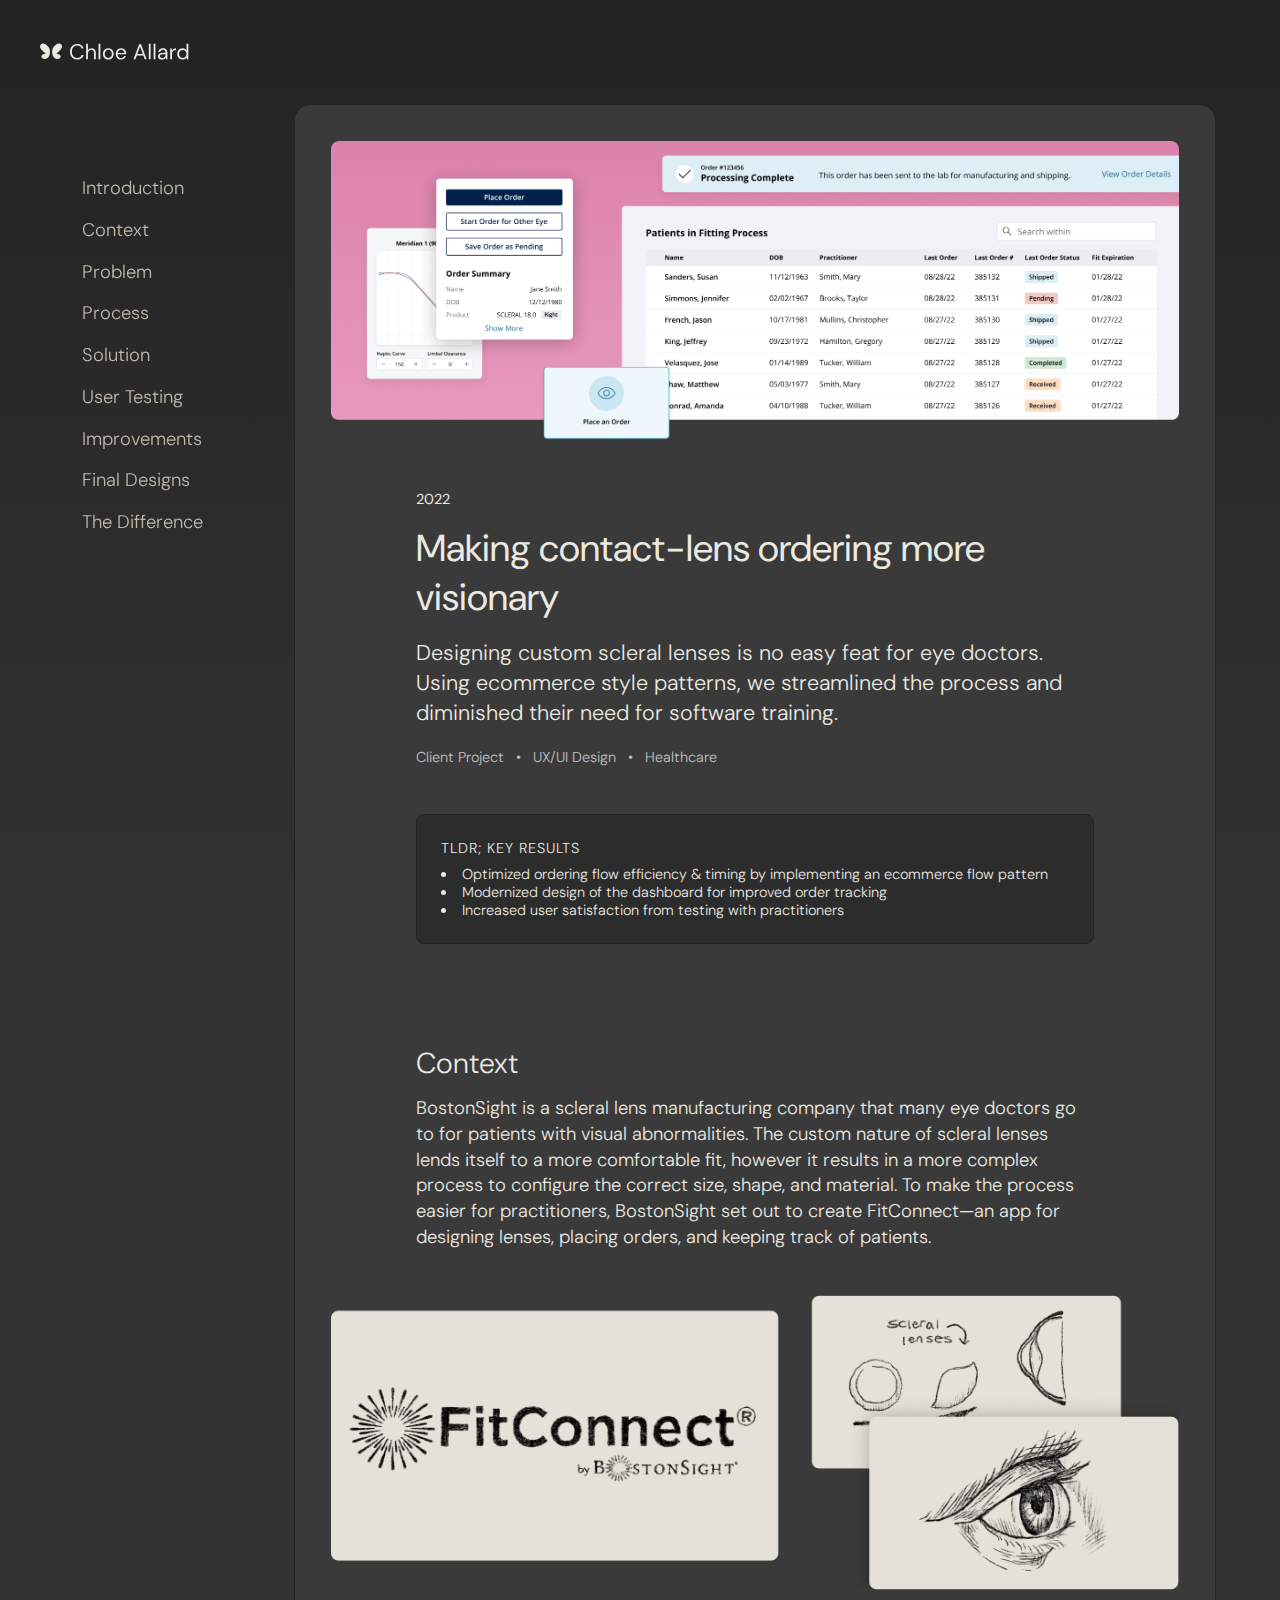
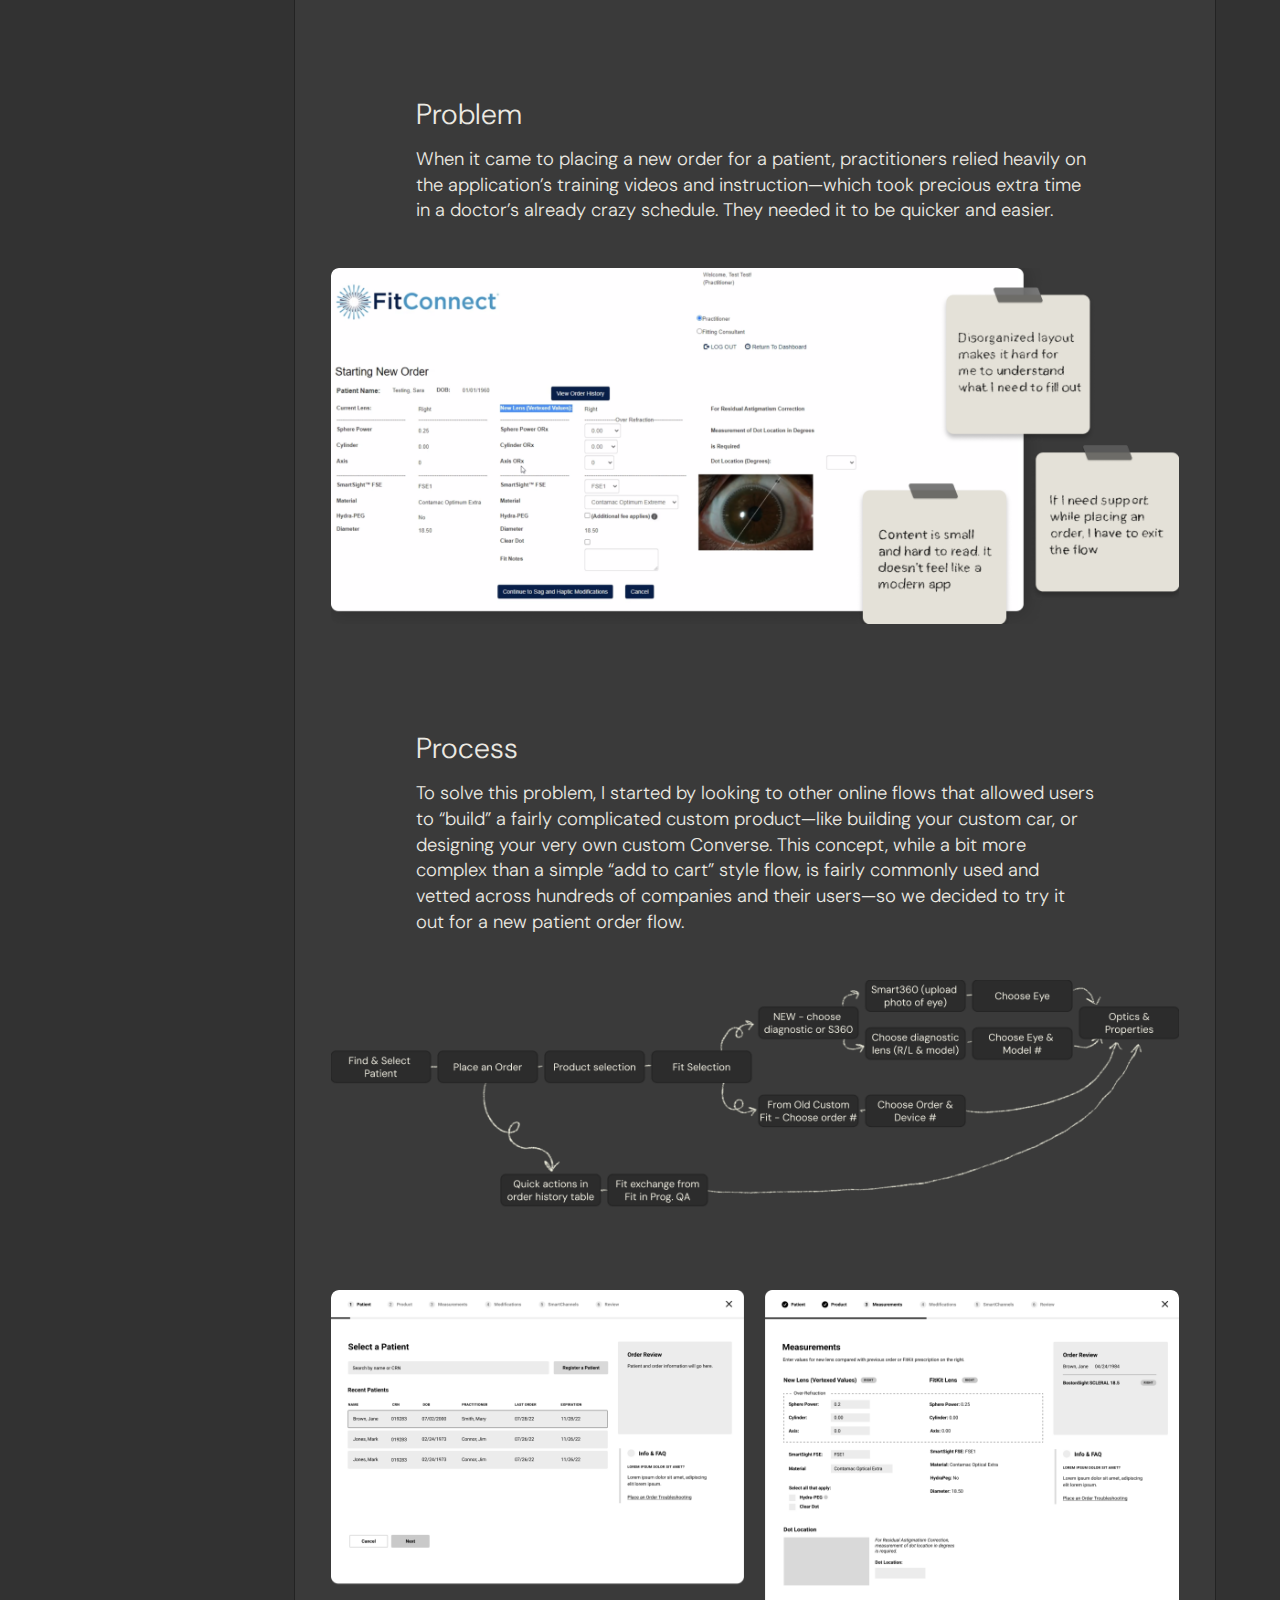
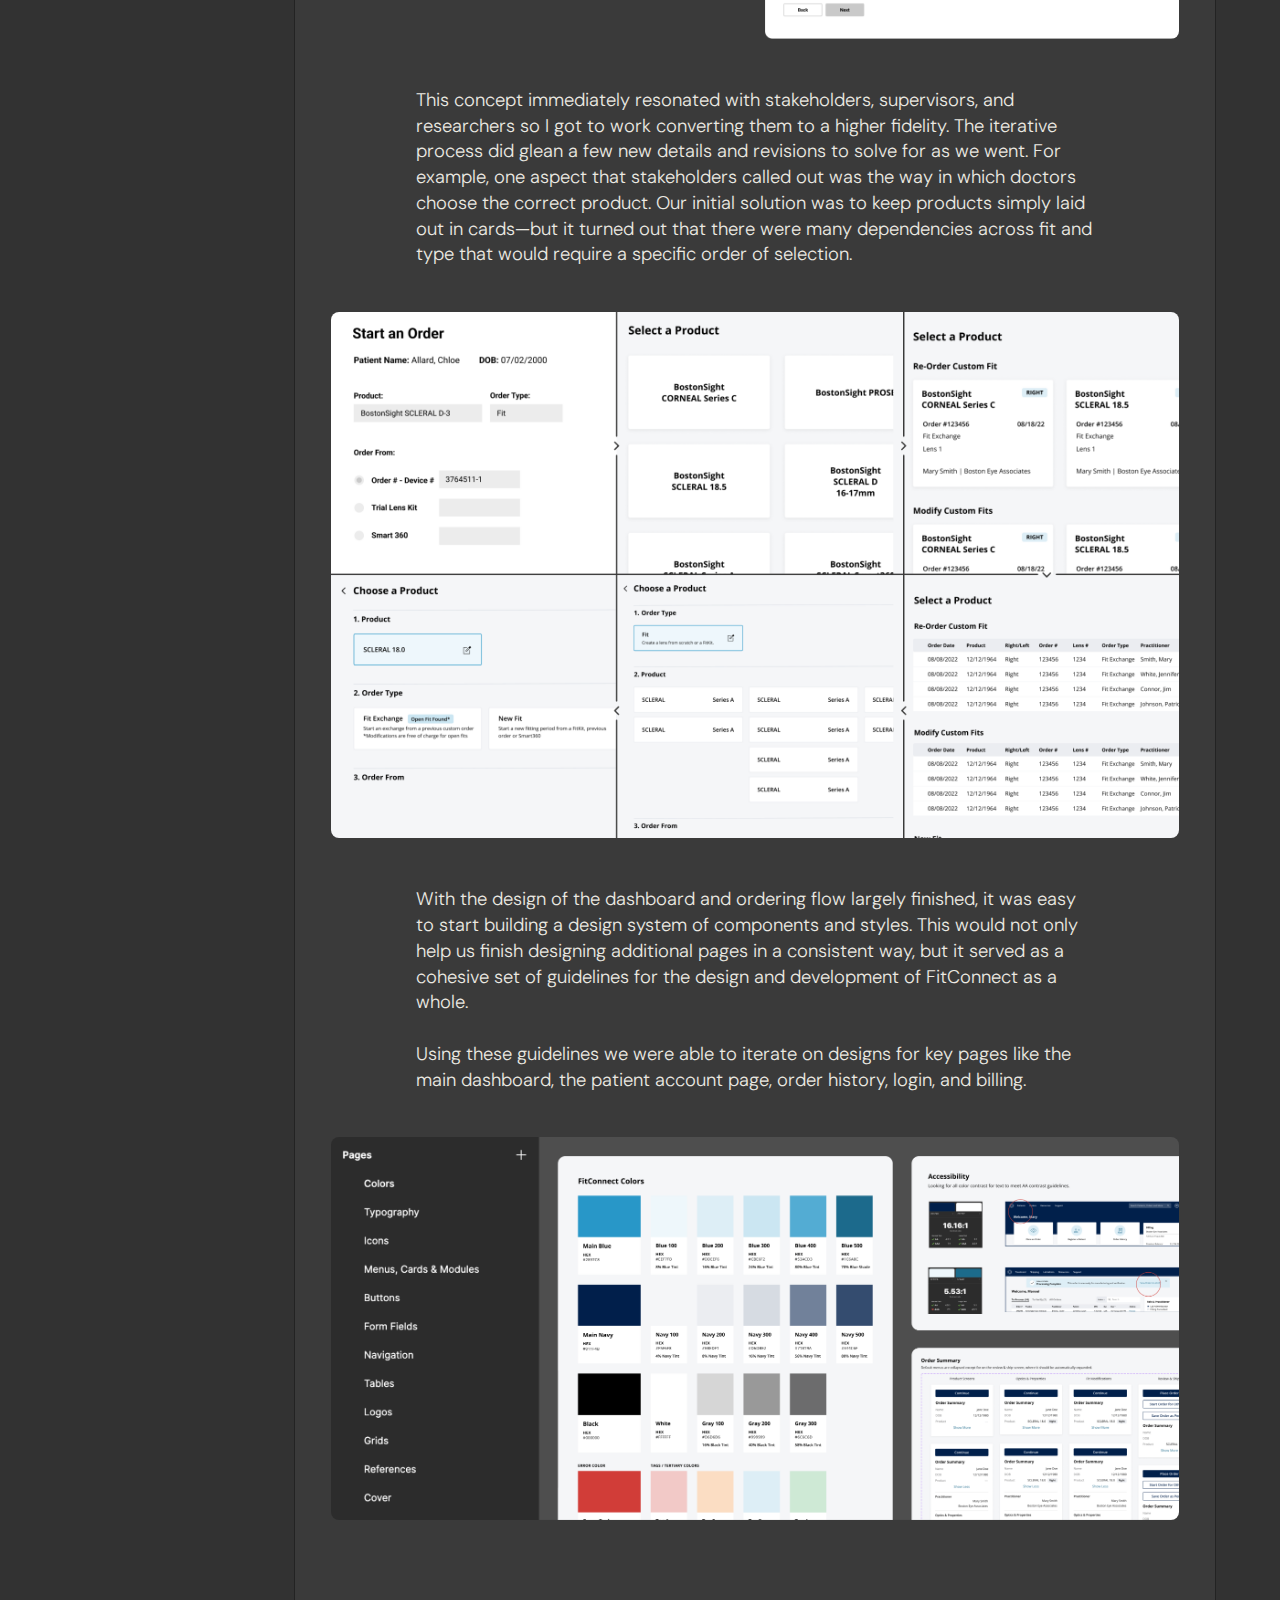
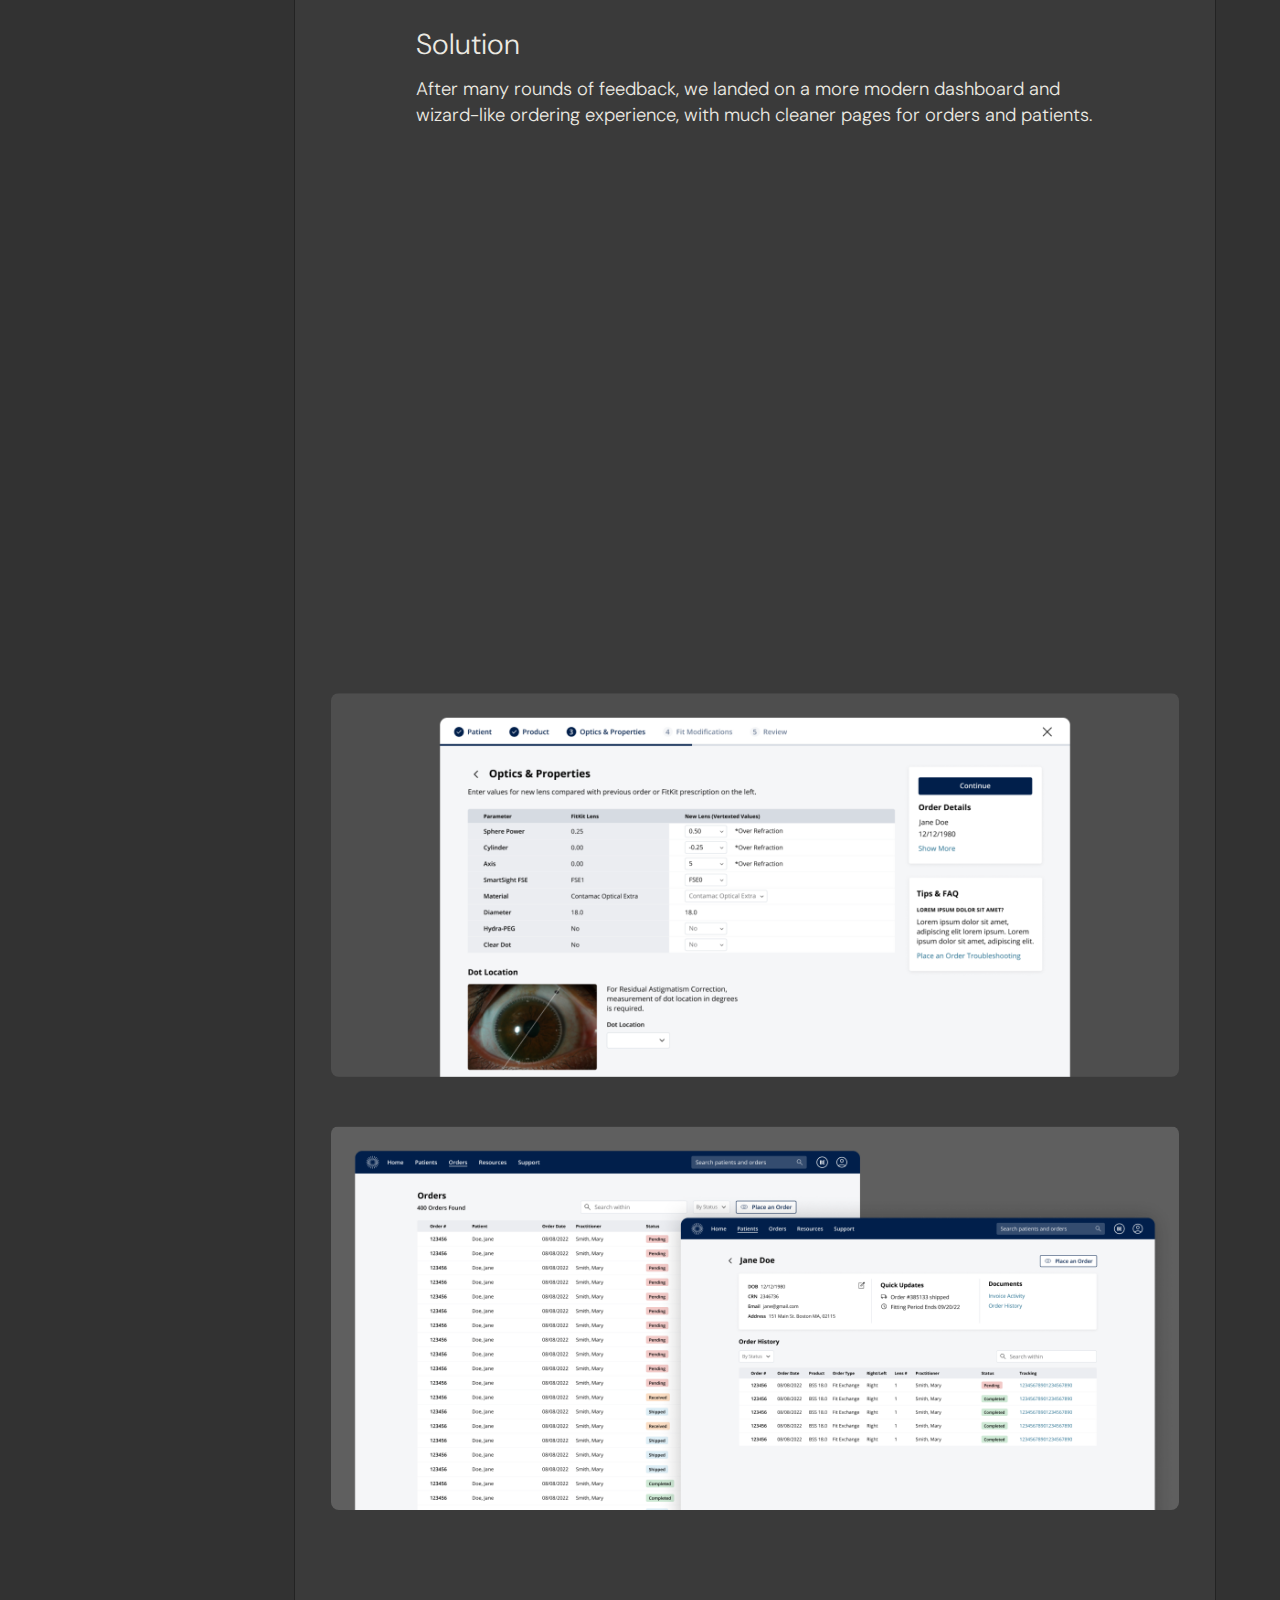
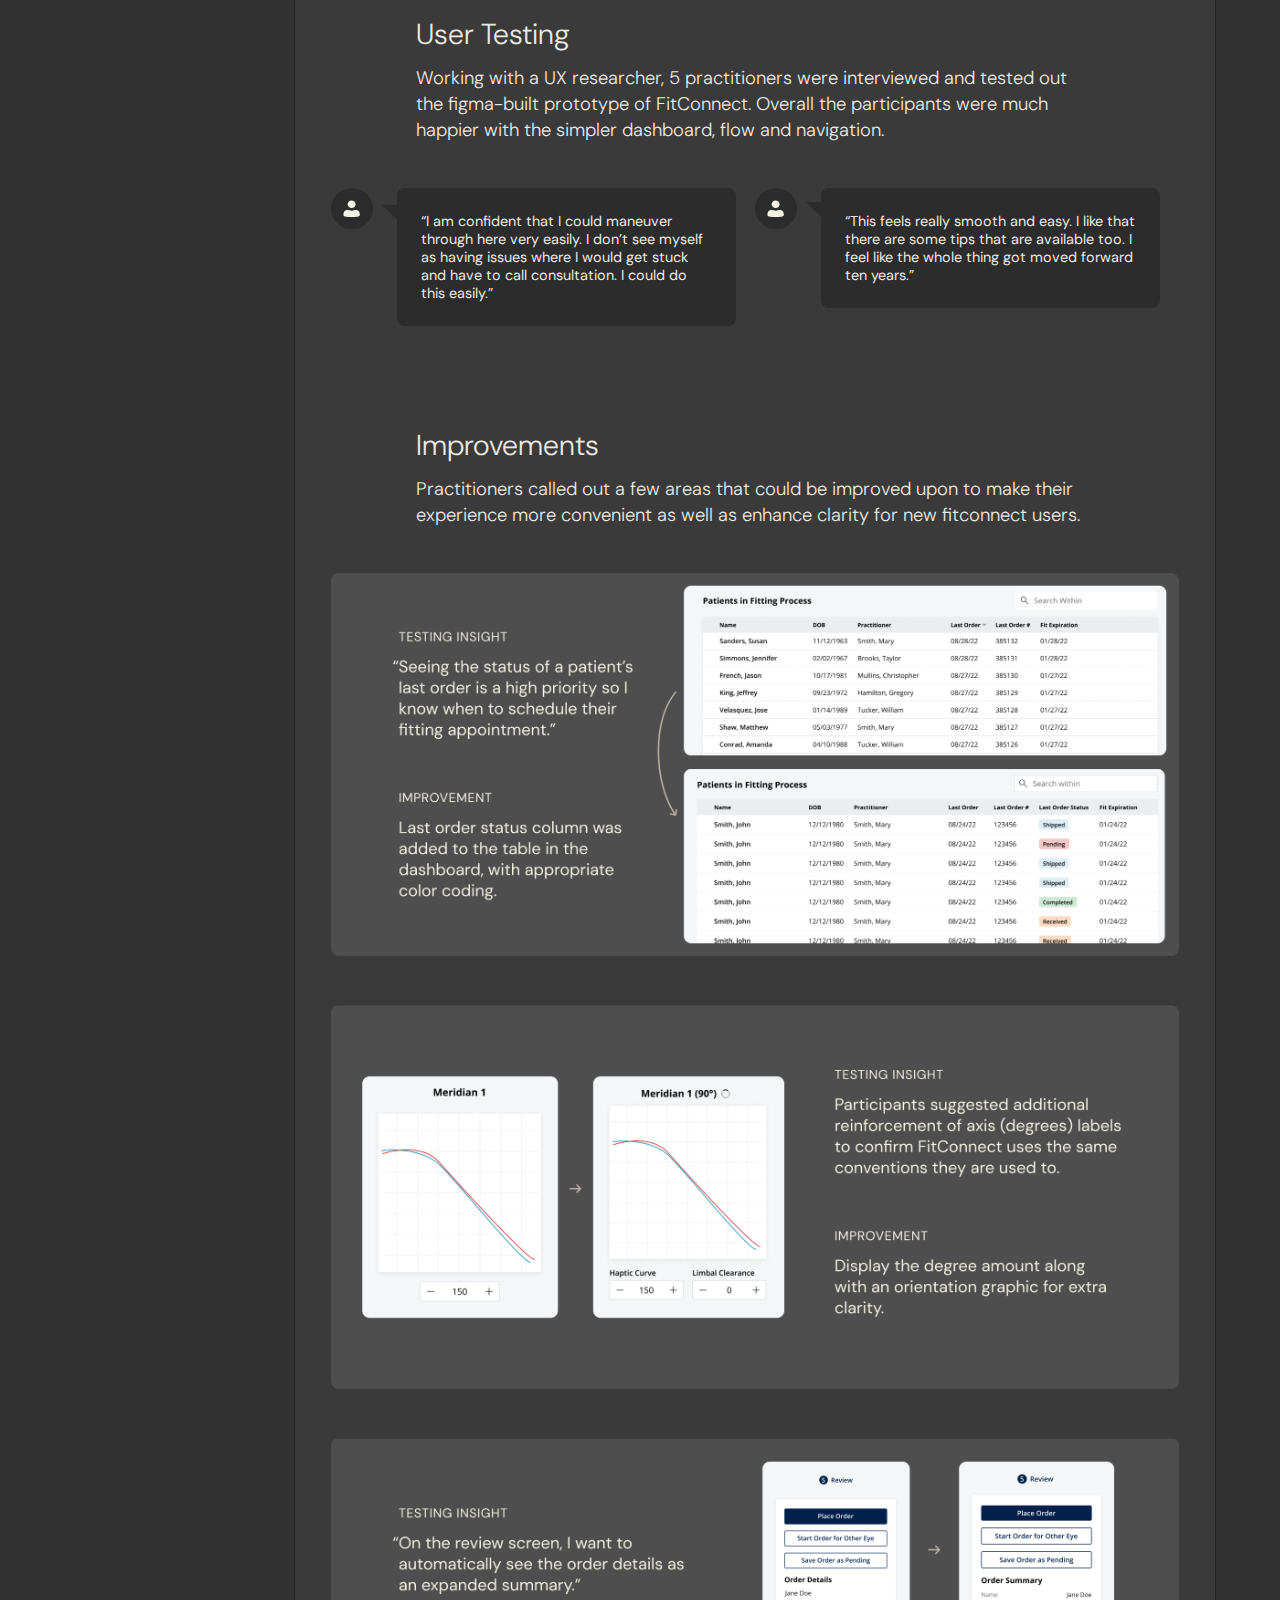
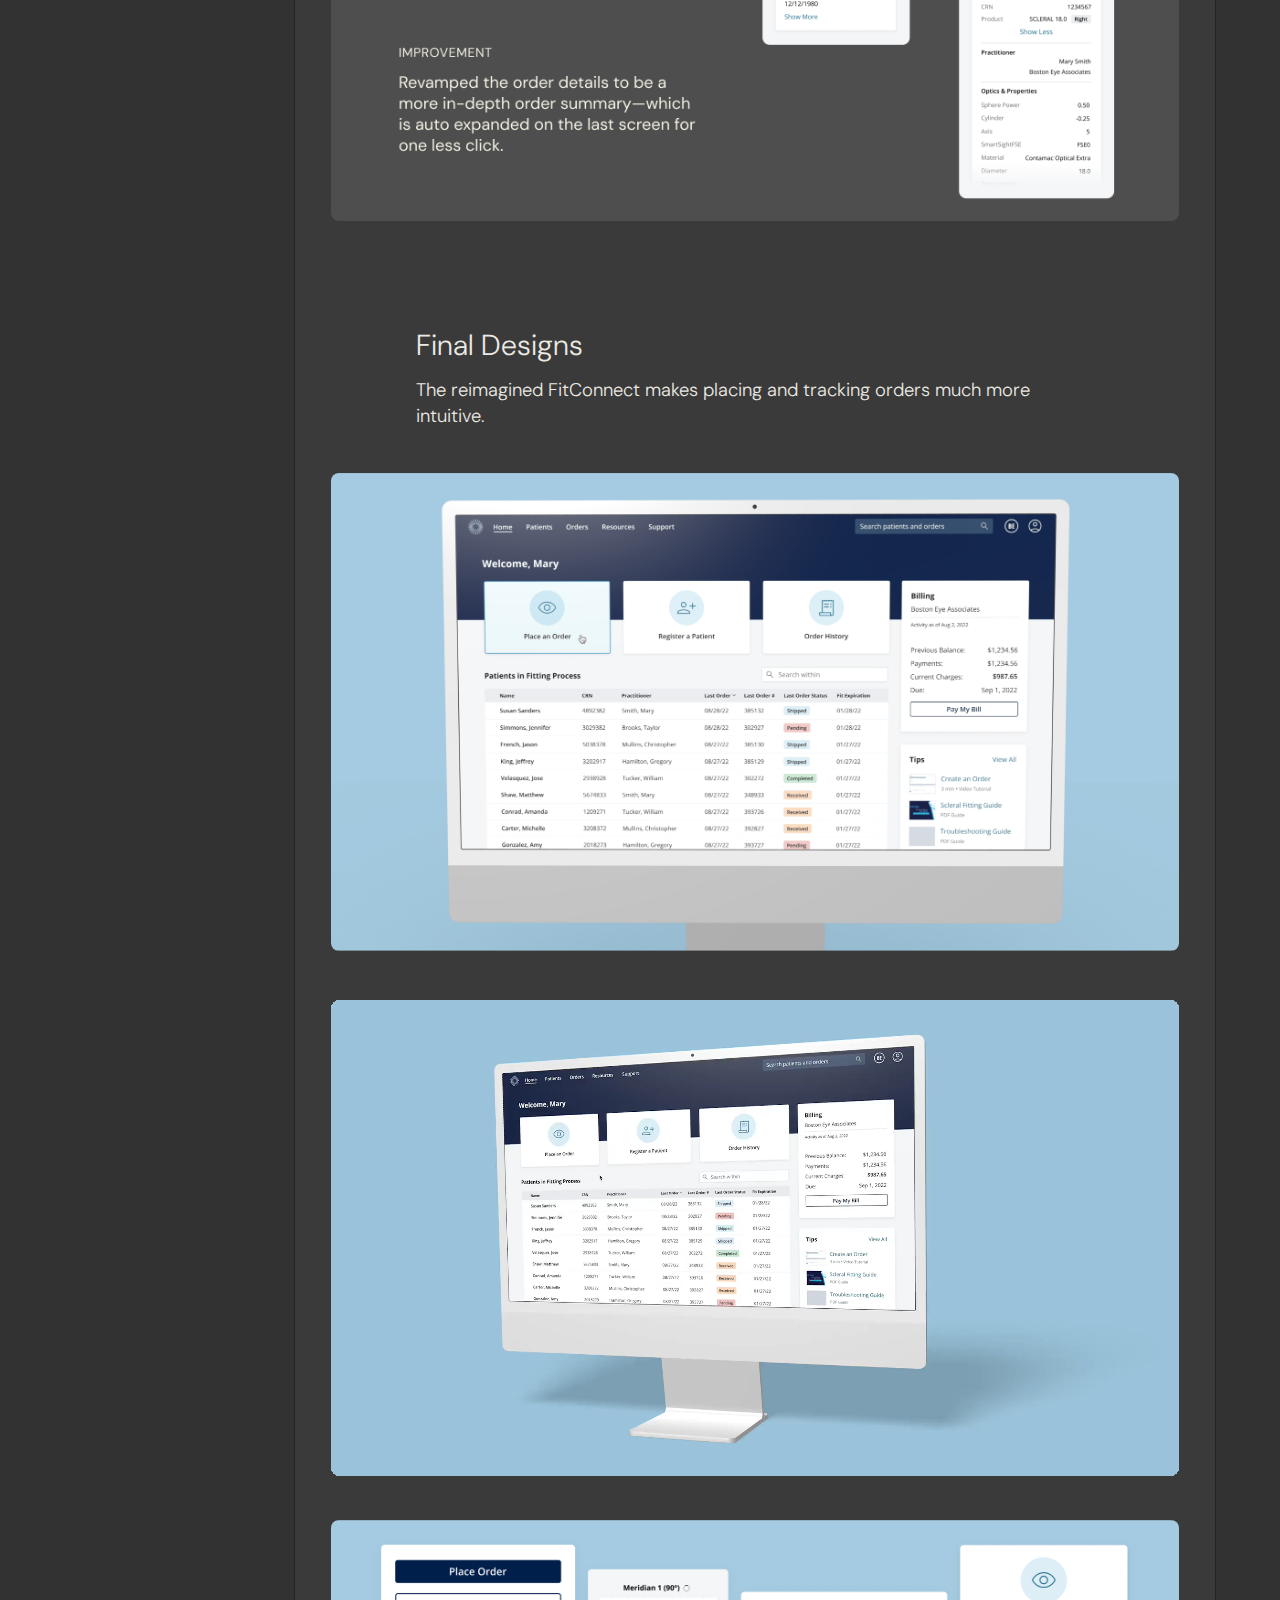
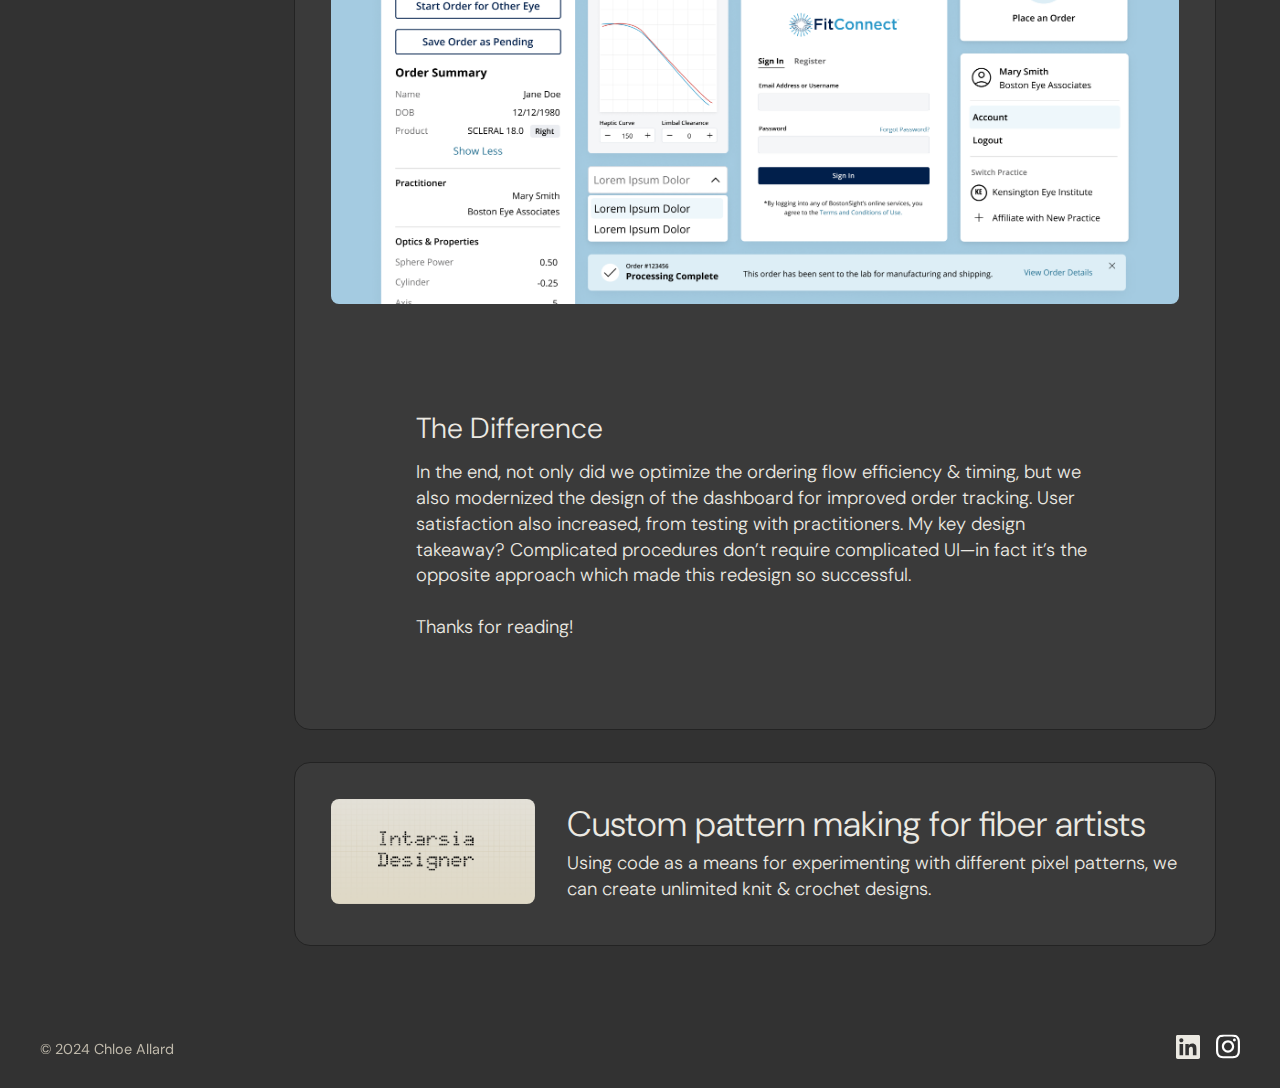
<file: fitconnect.html>
<!DOCTYPE html>
<html lang="en">
<head>
    <meta charset="UTF-8">
    <meta name="viewport" content="width=device-width, initial-scale=1.0">
    <meta name="theme-color" content="#232323">
    <meta name="description" content="Designing custom scleral lenses is no easy feat for eye doctors. Using ecommerce style patterns, we streamlined the process and diminished their need for software training.">

    <link href="Styles/variables.css" rel="stylesheet">
    <link href="Styles/reset.css" rel="stylesheet">
    <link href="Styles/typography.css" rel="stylesheet">

    <link href="Styles/Components/Case-study-components/anchor-nav.css" rel="stylesheet">
    <link href="Styles/Components/Case-study-components/quote-bubble.css" rel="stylesheet">
    <link href="Styles/Components/Case-study-components/promo.css" rel="stylesheet">
    <link href="Styles/Components/footer.css" rel="stylesheet">
    <link href="Styles/case-study.css" rel="stylesheet">
    
    <link rel="preconnect" href="https://fonts.googleapis.com">
    <link rel="preconnect" href="https://fonts.gstatic.com" crossorigin>
    <link href="https://fonts.googleapis.com/css2?family=DM+Sans:ital,opsz,wght@0,9..40,100..1000;1,9..40,100..1000&display=swap" rel="stylesheet">
    <link rel="icon" type="image/png" href="Assets/Favicon.png"/>

    <script src="Scripts/desktop-anchor-nav.js" defer></script>
    <script src="Scripts/resize-videos.js" defer></script>

    <title>FitConnect Case Study</title>
</head>

<body>
    <div id="main-container">
    </div>
        
    <header>
        <a href="index.html">
            <img id="logo" src="Assets/Logo.svg">
        </a>
    </header>
    
    <main class="case-study">
        <nav class="anchor-nav">
            <ul>
                <li><img id="a-intro"src="Assets/fitconnect/Arrow left.svg"><a href="#intro">Introduction</a></li>
                <li><img id="a-context" src="Assets/fitconnect/Arrow left.svg"><a href="#context">Context</a></li>
                <li><img id="a-problem"src="Assets/fitconnect/Arrow left.svg"><a href="#problem">Problem</a></li>
                <li><img id="a-process" src="Assets/fitconnect/Arrow left.svg"><a href="#process">Process</a></li>
                <li><img id="a-solution" src="Assets/fitconnect/Arrow left.svg"><a href="#solution">Solution</a></li>
                <li><img id="a-user-testing" src="Assets/fitconnect/Arrow left.svg"><a href="#user-testing">User Testing</a></li>
                <li><img id="a-improvements" src="Assets/fitconnect/Arrow left.svg"><a href="#improvements">Improvements</a></li>
                <li><img id="a-final-designs" src="Assets/fitconnect/Arrow left.svg"><a href="#final-designs">Final Designs</a></li>
                <li><img id="a-the-difference" src="Assets/fitconnect/Arrow left.svg"><a href="#the-difference">The Difference</a></li>
            </ul>
        </nav>

        <div id="section-container">
            <section id="section-1">
                
                <div id="intro">
                    <picture>
                        <source srcset="Assets/fitconnect/Mobile/M-banner.png" media="(max-width: 600px)" width="100%">
                        <source srcset="Assets/fitconnect/Desktop/D-banner.png" media="(min-width: 601px)" width="100%">
                        <img src="Assets/fitconnect/Desktop/D-banner.png" alt="The same homepage collage of application components displaying their UI design. The components include a table of patients, a processing complete banner, an order summary module, a meridian graph module, and a place-an-order button." width="100%">
                    </picture>
                    <div class="text">
                        <span>2022</span>
                        <h1>Making contact-lens ordering more visionary</h1>
                        <p class="large">Designing custom scleral lenses is no easy feat for eye doctors. Using ecommerce style patterns, we streamlined the process and diminished their need for software training.</p>
                        <div class="tag-container">
                            <span class="tag">Client Project</span>
                            <span class="tag">&#8226;</span>
                            <span class="tag">UX/UI Design</span>
                            <span class="tag">&#8226;</span>
                            <span class="tag">Healthcare</span>
                        </div>
                    </div>
                    <div id="key-takeaways">
                        <h6>TLDR; Key results</h6>
                        <ul>
                            <li>Optimized ordering flow efficiency & timing by implementing an ecommerce flow pattern</li>
                            <li>Modernized design of the dashboard for improved order tracking</li>
                            <li>Increased user satisfaction from testing with practitioners</li>
                        </ul>
                    </div>
                </div>

                <div id="context" class="group">
                    <div class="text">
                        <h2>Context</h2>
                        <p>BostonSight is a scleral lens manufacturing company that many eye doctors go to for patients with visual abnormalities. The custom nature of scleral lenses lends itself to a more comfortable fit, however it results in a more complex process to configure the correct size, shape, and material. To make the process easier for practitioners, BostonSight set out to create FitConnect—an app for designing lenses, placing orders, and keeping track of patients.</p>
                    </div>
                    <picture>
                        <source srcset="Assets/fitconnect/Mobile/M-context.png" media="(max-width: 600px)" width="100%">
                        <source srcset="Assets/fitconnect/Desktop/D-context.png" media="(min-width: 601px)" width="100%">
                        <img src="Assets/fitconnect/Desktop/D-context.png" alt="A collage of sketch-like cards displaying the FitConnect logo, a diagram of scleral lenses, and a drawing of an eye." width="100%">
                    </picture>
                </div>
                
                <div id="problem" class="group">
                    <div class="text">
                        <h2>Problem</h2>
                        <p>When it came to placing a new order for a patient, practitioners relied heavily on the application’s training videos and instruction—which took precious extra time in a doctor’s already crazy schedule. They needed it to be quicker and easier.</p>
                    </div>
                    <picture>
                        <source srcset="Assets/fitconnect/Mobile/M-problem.png" media="(max-width: 600px)" width="100%">
                        <source srcset="Assets/fitconnect/Desktop/D-problem.png" media="(min-width: 601px)" width="100%">
                        <img src="Assets/fitconnect/Desktop/D-problem.png" alt="A website screenshot displaying the FitConnect starting new order screen, paired with 3 overlaid sticky notes. The sticky notes read: 'Disorganized layout makes it hard for me to understand what I need to fill out.', 'Content is small and hard to read. It doesn't feel like a modern app.', and 'If I need support while placing an order, I have to exit the flow.' " width="100%">
                    </picture>
                </div>

                <div id="process" class="group">
                    <div class="text">
                        <h2>Process</h2>
                        <p>To solve this problem, I started by looking to other online flows that allowed users to “build” a fairly complicated custom product—like building your custom car, or designing your very own custom Converse. This concept, while a bit more complex than a simple “add to cart” style flow, is fairly commonly used and vetted across hundreds of companies and their users—so we decided to try it out for a new patient order flow.</p>
                    </div>
                    <picture>
                        <source srcset="Assets/fitconnect/Mobile/M-process-1.png" media="(max-width: 600px)" width="100%">
                        <source srcset="Assets/fitconnect/Desktop/D-process-1.png" media="(min-width: 601px)" width="100%">
                        <img src="Assets/fitconnect/Desktop/D-process-1.png" alt="A flow diagram of the ordering process, starting with finding a selecting a patient, to place an order, product selection, fit selection, and optics & properties." width="100%">
                    </picture>
                    <picture>
                        <source srcset="Assets/fitconnect/Mobile/M-process-2.png" media="(max-width: 600px)" width="100%">
                        <source srcset="Assets/fitconnect/Desktop/D-process-2.png" media="(min-width: 601px)" width="100%">
                        <img src="Assets/fitconnect/Desktop/D-process-2.png" alt="Two wireframes of the redesigned flow for the select a patient page and the measurements page. The redesign features a progress bar at the top, with an order summary module on the right and more organized form options in the main page area." width="100%">
                    </picture>
                    <div class="group">
                        <div class="text">
                            <p>This concept immediately resonated with stakeholders, supervisors, and researchers so I got to work converting them to a higher fidelity. The iterative process did glean a few new details and revisions to solve for as we went. For example, one aspect that stakeholders called out was the way in which doctors choose the correct product. Our initial solution was to keep products simply laid out in cards—but it turned out that there were many dependencies across fit and type that would require a specific order of selection.</p>
                        </div>
                        <picture>
                            <source srcset="Assets/fitconnect/Mobile/M-process-3.png" media="(max-width: 600px)" width="100%">
                            <source srcset="Assets/fitconnect/Desktop/D-process-3.png" media="(min-width: 601px)" width="100%">
                            <img src="Assets/fitconnect/Desktop/D-process-3.png" alt="A series of design iterations that shows the 'start an order' options changing from radio buttons, to cards, to table rows, and landing back on smaller cards." width="100%">
                        </picture>
                    </div>
    
                    <div class="group">
                        <div class="text">
                            <p>With the design of the dashboard and ordering flow largely finished, it was easy to start building a design system of components and styles. This would not only help us finish designing additional pages in a consistent way, but it served as a cohesive set of guidelines for the design and development of FitConnect as a whole.<br><br>Using these guidelines we were able to iterate on designs for key pages like the main dashboard, the patient account page, order history, login, and billing.</p>
                        </div>
                        <picture>
                            <source srcset="Assets/fitconnect/Mobile/M-process-4.png" media="(max-width: 600px)" width="100%">
                            <source srcset="Assets/fitconnect/Desktop/D-process-4.png" media="(min-width: 601px)" width="100%">
                            <img src="Assets/fitconnect/Desktop/D-process-4.png" alt="A figma design system with a color palette, accessibility considerations regarding color contrast, and components like the order summary module." width="100%">
                        </picture>
                    </div>
                </div>
                
                <div id="solution" class="group">
                    <div class="text">
                        <h2>Solution</h2>
                        <p>After many rounds of feedback, we landed on a more modern dashboard and wizard-like ordering experience, with much cleaner pages for orders and patients.</p>
                    </div>
                    <video class="responsive-video" src="Assets/fitconnect/Desktop/D-solution-1.mp4" preload="auto" playsinline aria-label="A clickthrough prototype of the redesigned ordering flow showing the options in each step before submitting the order and receiving an 'order placed' message back on the home screen." autoplay loop muted data-sources='{
                        "desktop": "Assets/fitconnect/Desktop/D-solution-1.mp4",
                        "mobile": "Assets/fitconnect/Mobile/M-solution-1.mp4"
                      }'>
                        Sorry, your browser doesn't support embedded videos!
                    </video>
                    <picture>
                        <source srcset="Assets/fitconnect/Mobile/M-solution-2.png" media="(max-width: 600px)" width="100%">
                        <source srcset="Assets/fitconnect/Desktop/D-solution-2.png" media="(min-width: 601px)" width="100%">
                        <img src="Assets/fitconnect/Desktop/D-solution-2.png" alt="The optics and properties page, step 3 of the new flow. Features tabular form fields and an image of an eye to determine dot location." width="100%">
                    </picture>
                    <picture>
                        <source srcset="Assets/fitconnect/Mobile/M-solution-3.png" media="(max-width: 600px)" width="100%">
                        <source srcset="Assets/fitconnect/Desktop/D-solution-3.png" media="(min-width: 601px)" width="100%">
                        <img src="Assets/fitconnect/Desktop/D-solution-3.png" alt="The orders page and an example patient details page, both featuring tabular data about orders." width="100%">
                    </picture>
                </div>

                <div id="user-testing" class="group">
                    <div class="text">
                        <h2>User Testing</h2>
                        <p>Working with a UX researcher, 5 practitioners were interviewed and tested out the figma-built prototype of FitConnect. Overall the participants were much happier with the simpler dashboard, flow and navigation.</p>
                    </div>
                    <div id="quote-container">
                        <div class="quote">
                            <div class="avatar">
                                <img src="Assets/avatar.svg">
                            </div>
                            <div class="bubble">
                                “I am confident that I could maneuver through here very easily. I don’t see myself as having issues where I would get stuck and have to call consultation. I could do this easily.”
                            </div>
                        </div>
                        <div class="quote">
                            <div class="avatar">
                                <img src="Assets/avatar.svg">
                            </div>
                            <div class="bubble">
                                “This feels really smooth and easy. I like that there are some tips that are available too. I feel like the whole thing got moved forward ten years.”
                            </div>
                        </div>

                    </div>
                </div>

                <div id="improvements" class="group">
                    <div class="text">
                        <h2>Improvements</h2>
                        <p>Practitioners called out a few areas that could be improved upon to make their experience more convenient as well as enhance clarity for new fitconnect users.</p>
                    </div>
                    <picture>
                        <source srcset="Assets/fitconnect/Mobile/M-improvements-1.png" media="(max-width: 600px)" width="100%">
                        <source srcset="Assets/fitconnect/Desktop/D-improvements-1.png" media="(min-width: 601px)" width="100%">
                        <img src="Assets/fitconnect/Desktop/D-improvements-1.png" alt="A before and after diagram displaying the patients in fitting process table. It reads: 'Testing Insight: Seeing the status of a patient's last order is a high priority so I know when to schedule their fitting appointment. Improvement: Last order  status column was added to the table in the dashboard, with appropriate color coding.'" width="100%">
                    </picture>
                    <picture>
                        <source srcset="Assets/fitconnect/Mobile/M-improvements-2.png" media="(max-width: 600px)" width="100%">
                        <source srcset="Assets/fitconnect/Desktop/D-improvements-2.png" media="(min-width: 601px)" width="100%">
                        <img src="Assets/fitconnect/Desktop/D-improvements-2.png" alt="A before and after diagram displaying the meridian graph module. It reads: 'Testing Insight: Participants suggested additional reinforcement of axis (degrees) labels to confirm fitconnect uses the same conventions they are used to. Improvement: Display the degree amount along with an orientation graphic for extra clarity.'" width="100%">
                    </picture>
                    <picture>
                        <source srcset="Assets/fitconnect/Mobile/M-improvements-3.png" media="(max-width: 600px)" width="100%">
                        <source srcset="Assets/fitconnect/Desktop/D-improvements-3.png" media="(min-width: 601px)" width="100%">
                        <img src="Assets/fitconnect/Desktop/D-improvements-3.png" alt="A before and after diagram displaying the order summary module, the before collapsed and the after expanded. It reads: 'Testing Insight: On the review screen, I want to automatically see the order details as an expanded summary. Improvement: Revamped the order details to be a more in-depth summary—which is auto expanded on the last screen for one less click.'" width="100%">
                    </picture>
                </div>

                <div id="final-designs" class="group">
                    <div class="text">
                        <h2>Final Designs</h2>
                        <p>The reimagined FitConnect makes placing and tracking orders much more intuitive.</p>
                    </div>
                    <picture>
                        <source srcset="Assets/fitconnect/Mobile/M-finaldesigns-1.png" media="(max-width: 600px)" width="100%">
                        <source srcset="Assets/fitconnect/Desktop/D-finaldesigns-1.png" media="(min-width: 601px)" width="100%">
                        <img src="Assets/fitconnect/Desktop/D-finaldesigns-1.png" alt="A desktop computer with the newly redesigned FitConnect dashboard up. It features 3 large buttons to place an order, register a patient, and view order history, along with a patients-in-fitting-process table, a billing module, and a tips module." width="100%">
                    </picture>
                    <video class="responsive-video" src="Assets/fitconnect/Desktop/D-finaldesigns-2.mp4" preload="auto" aria-label="A clickthrough prototype of the final designs of the new order flow in a desktop mockup." playsinline autoplay loop muted data-sources='{
                        "desktop": "Assets/fitconnect/Desktop/D-finaldesigns-2.mp4",
                        "mobile": "Assets/fitconnect/Mobile/M-finaldesigns-2.mp4"
                      }'>
                        Sorry, your browser doesn't support embedded videos!
                    </video>
                    <picture>
                        <source srcset="Assets/fitconnect/Mobile/M-finaldesigns-3.png" media="(max-width: 600px)" width="100%">
                        <source srcset="Assets/fitconnect/Desktop/D-finaldesigns-3.png" media="(min-width: 601px)" width="100%">
                        <img src="Assets/fitconnect/Desktop/D-finaldesigns-3.png" alt="A collage of final UI components, including menus, modules, forms, and buttons." width="100%">
                    </picture>
                </div>

                <div id="the-difference" class="group">
                    <div class="text">
                        <h2>The Difference</h2>
                        <p>In the end, not only did we optimize the ordering flow efficiency & timing, but we also modernized the design of the dashboard for improved order tracking. User satisfaction also increased, from testing with practitioners. My key design takeaway? Complicated procedures don’t require complicated UI—in fact it’s the opposite approach which made this redesign so successful.<br><br>Thanks for reading!</p>
                    </div>
                </div>

            </section>
            
            <a class="promo-area">
                <section>
                    <div id="promo">
                        <picture class="project-img">
                            <img src="Assets/IntarsiaDesigner-promo.png" alt="A graph pattern with pixelated text reading 'Tapestry Designer'." width="100%">
                        </picture>
                        <div id="promo-text">
                            <h3>Custom pattern making for fiber artists</h3>
                            <p>Using code as a means for experimenting with different pixel patterns, we can create unlimited knit & crochet designs.</p>
                        </div>
                    </div>
                </section>
            </a>

        </div>

        </main>
        
        <footer class="case-study">
            <span>&copy; 2024 Chloe Allard</span>
            <div id="socials">
                <a href="https://www.linkedin.com/in/chloeallard/" target="_blank" aria-label="LinkedIn Profile Link"><img src="Assets/linkedin.svg" alt="LinkedIn icon"></a>
                <a href="https://www.instagram.com/designrchloe/" target="_blank" aria-label="Instagram Profile Link"><img src="Assets/instagram.svg" alt="Instagram icon"></a>
            </div>
        </footer>

</body>
</html>
</file>
<file: Styles/variables.css>
:root {

    /* typography */
    --font-family: "DM Sans", sans-serif;

    /* colors */
    --color-transparent: rgba(0,0,0,0);
    
    --color-surface-primary: #323232;
    --color-surface-secondary: #232323;
    --color-surface-light: #3A3A3A;
    --color-surface-dark: #2C2C2C;
    
    --color-border-dark: #232323;
    
    --color-text-primary: #EBE9E2;
    --color-text-secondary: #C1C1C1;
    --color-text-tertiary: #BEB8AA;
    --color-text-deselected: #7B7B7B;
    --color-text-hover: #9B9B9B;

  }
</file>
<file: Styles/typography.css>
/* Headings */

h1.title-text {
    font-weight: 500;
    font-size: calc(3rem + 3vw);
    letter-spacing: 0.01em;
}

h1 {
    font-size: calc(0.75rem + 2vw);
    font-weight: 400;
}

h2 {
    font-weight: 300;
    font-size: calc(1rem + 1vw);
    line-height: 110%;
}

h3 {
    font-weight: 300;
    font-size: calc(1rem + 1.5vw);
    line-height: 110%;
}

h4 {
    font-size: calc(1rem + 0.5vw);
}

h5 {
    font-size: calc(0.5rem + 0.75vw);
}

h6 {
    font-size: clamp(14px, calc(0.5rem + 0.5vw), calc(0.5rem + 0.5vw));
    text-transform: uppercase;
    font-weight: 300;
    letter-spacing: 1px;
}

#logo {
    height: 24px;
}

/* Body Text */

p.large {
    font-size: calc(0.75rem + 0.75vw);
}

p,
.contact a {
    font-size: calc(0.75rem + 0.5vw);
    font-weight: 300;
    line-height: 140%;
}

/* Tags & Callouts */

span {
    font-size: clamp(14px, calc(0.5rem + 0.5vw), calc(0.5rem + 0.5vw));
    text-wrap: nowrap;
}

.tag {
    color: var(--color-text-secondary);
    font-weight: 300;
}

/* Iconography */

.icon {
    height: calc(0.5rem + 1vw);
    min-height: 24px;
}

/* Play Gallery Labels */

.post-text p {
    font-size: clamp(12px, calc(0.5rem + 0.5vw), calc(0.5rem + 0.5vw));
}

/* Case Study Anchor Nav */

.anchor-nav a {
    text-decoration: none;
    font-size: calc(0.75rem + 0.5vw);
    font-weight: 300;
    line-height: 140%;
    color: var(--color-text-tertiary);
    transition: color 300ms ease-out;
}

.anchor-nav a:hover {
    color: var(--color-text-primary);
}

/* Key Takeaways List */

#key-takeaways ul {
    list-style-position: inside;
}

#key-takeaways li {
    font-size: clamp(14px, calc(0.5rem + 0.5vw), calc(0.5rem + 0.5vw));
    font-weight: 300;
}

/* Shiny Links */

@keyframes shine {
    0% {
      background-position: 100%;
    }
    to {
      background-position: 0%;
    }
  }

.shiny:hover {
    background: linear-gradient(45deg, #fff 30%, #000 50%, #fff 75%);
    background-size: 300% 100%;
    background-clip: text;
    -webkit-text-fill-color: rgba(255,255,255,0.4);
    animation: shine 500ms linear;
}

/* Screens < 900px */

@media only screen and (max-width: 900px) {

    h1.title-text {
        font-size: calc(2rem + 3vw);
    }

    h1 {
        font-size: clamp(28px, calc(0.75rem + 3vw), calc(0.75rem + 3vw));
        font-weight: 400;
    }

    h2 {
        font-weight: 300;
        font-size: calc(1rem + 1.5vw);
        line-height: 100%;
    }

    p.large {
        font-size: 20px;
    }

    p,
    .contact a {
        font-size: calc(0.75rem + 0.5vw); 
    }

}

/* Screens < 600px */

@media only screen and (max-width: 600px) {

    h1.title-text {
        font-size: calc(1rem + 6vw);
        letter-spacing: normal;
    }

    p.large {
        font-size: 18px;
    }

    p,
    .contact a {
        font-size: clamp(14px, calc(1rem + 0.5vw), calc(1rem + 0.5vw));
    }

    .anchor-nav a {
        font-size: calc(1rem + 0.5vw);
        font-weight: 300;
        line-height: 140%;
    }

    section .icon {
        height: calc(0.5rem + 1vw);
        min-height: 16px;
    }

}

/* Screens < 400px */

@media only screen and (max-width: 400px) {

    h1 {
        font-size: calc(1rem + 5vw);
    }

    p,
    .contact a {
        font-size: clamp(14px, calc(0.8rem + 0.5vw), calc(0.8rem + 0.5vw));
    }

}

/* Screens < 318px */

@media only screen and (max-width: 318px) {

    h1 {
        font-size: calc(0.5rem + 6.5vw);
    }

    nav button{
        font-size: calc(1.35rem + 3vw);
    }

}
</file>
<file: Styles/Components/Case-study-components/anchor-nav.css>
.anchor-nav {
    width: 20%;
    display: flex;
    justify-content: center;
    padding: 64px 0;
    position: fixed;
    top: 104px;
    left: 0;
    transition: opacity 200ms ease-out;
}

.anchor-nav li {
    list-style: none;
    padding: 8px 0;
    display: flex;
    align-items: center;
    gap: 4px;
}

.anchor-nav li img {
    opacity: 0;
    transition: all 300ms ease-out;
}

/* Screens < 900px */

@media only screen and (max-width: 900px) {

    .anchor-nav {
        display: none;
    }
    
}
</file>
<file: Styles/Components/Case-study-components/quote-bubble.css>
#quote-container {
    display: flex;
    width: 100%;
    justify-content: space-between;
    max-width: 1200px;
}

.quote {
    display: flex;
    gap: 24px;
    width: 50%;
    align-items: flex-start;
}

.avatar {
    background-color: var(--color-surface-dark);
    border-radius: 50%;
    padding: 8px;
    display: flex;
    justify-content: center;
    align-items: center;
}

.avatar img {
    height: 2vw;
    width: 2vw;
}

.bubble {
    padding: 24px;
    background-color: var(--color-surface-dark);
    width: 80%;
    border-radius: 8px;
    position: relative;
    font-size: calc(0.5rem + 0.5vw);
}

.bubble:after {
    content: '';
	position: absolute;
	left: 0;
	top: 20%;
	width: 0;
	height: 0;
	border: 20px solid transparent;
	border-right-color: var(--color-surface-dark);
	border-left: 0;
	border-bottom: 0;
	margin-top: -10px;
	margin-left: -15px;
    transform: rotate(270deg);
}

/* Screens < 900px */

@media only screen and (max-width: 900px) {

    #quote-container {
        flex-direction: column;
        gap: 16px;
        width: 80%;
    }

    .quote {
        width: 100%;
    }

    .bubble {
        width: 90%;
        font-size: clamp(14px, calc(0.5rem + 0.5vw), calc(0.5rem + 0.5vw));
    }

}

/* Screens < 600px */

@media only screen and (max-width: 600px) {

    #quote-container {
        width: 100%;
    }

    .avatar {
        padding: 4px;
    }
    
    .avatar img {
        height: 16px;
        width: 16px;
    }

}
</file>
<file: Styles/Components/Case-study-components/promo.css>
.promo-area {
    z-index: 4;
}

#promo {
    display: flex;
    flex-direction: row;
    gap: 32px;
    align-items: center;
}

#promo-text {
    display: flex;
    flex-direction: column;
    width: 75%;
    gap: 8px;
    max-width: 1200px;
}

#promo picture {
    width: 25%;
    border-radius: 8px;
    min-width: 180px;
}

/* Screens < 900px */

@media only screen and (max-width: 900px) {

    #promo {
        padding: 32px;
    }

    #promo picture {
        min-width: 150px;
    }

}

/* Screens < 600px */

@media only screen and (max-width: 600px) {

    #promo {
        flex-direction: column;
        gap: 24px;
        padding-bottom: 36px;
    }

    #promo picture {
        width: 100%;
    }

    #promo-text {
        width: 100%;
    }

}
</file>
<file: Styles/Components/footer.css>
/* Container */

footer {
    display: flex;
    justify-content: space-between;
    padding: 24px 40px;
    align-items: center;
}

footer.case-study {
    position: relative;
    z-index: 3;
}

footer span {
    color: var(--color-text-tertiary);
}

/* Social Icons */

#socials {
    display: flex;
    gap: 16px;
}

/* Screens < 600 */

@media only screen and (max-width: 600px) {
    
    footer {
        padding: 20px;
    }

}
</file>
<file: Styles/case-study.css>
/* Behaviors */

html {
    scroll-behavior: smooth;
    overscroll-behavior: none;
}

/* Containers & Layout */

#main-container {
    background: linear-gradient(180deg, var(--color-surface-secondary) 0%, var(--color-surface-primary) 100%);
    height: 100vh;
    width: 100%;
    position: fixed;
}

header {
    padding: 40px;
    height: 32px;
    position: fixed;
    display: flex;
    justify-content: space-between;
}

#section-container {
    display: flex;
    flex-direction: column;
    gap: 32px;
    width: 80%;
}

#section-container a {
    text-decoration: none;
}

section {
    width: 100%;
    background-color: var(--color-surface-light);
    border-radius: 16px;
    border: 1px solid var(--color-border-dark);
    padding: 36px;
    display: flex;
    flex-direction: column;
    gap: 104px;
    align-items: center;
    z-index: 2;
}

#section-1 {
    margin-top: 104px;
    padding-bottom: 88px;
}

.group {
    display: flex;
    flex-direction: column;
    gap: 44px;
    align-items: center;
    scroll-margin-top: 40px;
    width: 100%;
}

/* Content */

section img {
    width: 100%;
    border-radius: 8px;
}

section picture {
    width: 100%;
    border-radius: 8px;
}

section video {
    width: 100%;
    border-radius: 8px;
}

.text {
    width: 80%;
    max-width: 1200px;
    display: flex;
    flex-direction: column;
    gap: 16px;
}

.tag-container {
    display: flex;
    gap: 12px;
    margin: 4px 0;
}

#intro {
    display: flex;
    flex-direction: column;
    gap: 44px;
    align-items: center;
    scroll-margin-top: 40px;
    width: 100%;
}

#key-takeaways {
    display: flex;
    flex-direction: column;
    background-color: var(--color-surface-dark);
    border: 1px solid var(--color-border-dark);
    border-radius: 8px;
    width: 80%;
    padding: 24px;
    gap: 8px;
    max-width: 1200px;
}

/* Screens > 1700px */

@media only screen and (min-width: 1700px) {

    section {
        gap: 136px;
    }
    
    #section-1 {
        padding: 88px 88px 128px 88px;
    }

    .group {
        gap: 88px;
    }
    
}

/* Screens < 900px */

@media only screen and (max-width: 900px) {

    #main-container {
        background: linear-gradient(180deg, var(--color-surface-secondary) 0%, var(--color-surface-primary) 25%);
    }

    header {
        background: linear-gradient(rgba(35, 35, 35, 1) 18%, rgba(35, 35, 35, 0));
        z-index: 5;
        width: 100%;
        filter: drop-shadow(0px 4px 12px rgba(0, 0, 0, 0.25));
        padding: 28px 28px 64px 28px;
    }

    #section-container {
        width: 100%;
    }

    section {
        padding: 0;
        gap: 88px;
    }

    #section-1 {
        background-color: var(--color-transparent);
        border: 1px solid var(--color-transparent);
    }

    .group {
        gap: 32px;
    }

    .text {
        gap: 12px;
    }

}

/* Screens < 600px */

@media only screen and (max-width: 600px) {

    header {
        padding: 20px 20px 64px 20px;
    }

    section {
        gap: 64px;
    }

    #section-1 {
        padding-bottom: 32px;
    }

    .group {
        gap: 24px;
    }

    .text {
        width: 100%;
        gap: 8px;
    }

    #key-takeaways {
        width: 100%;
    }
    
}

/* Screens < 400px */

@media only screen and (max-width: 400px) {

    section img {
        border-radius: 4px;
    }

    #key-takeaways {
        border-radius: 4px;
    }

}
</file>
